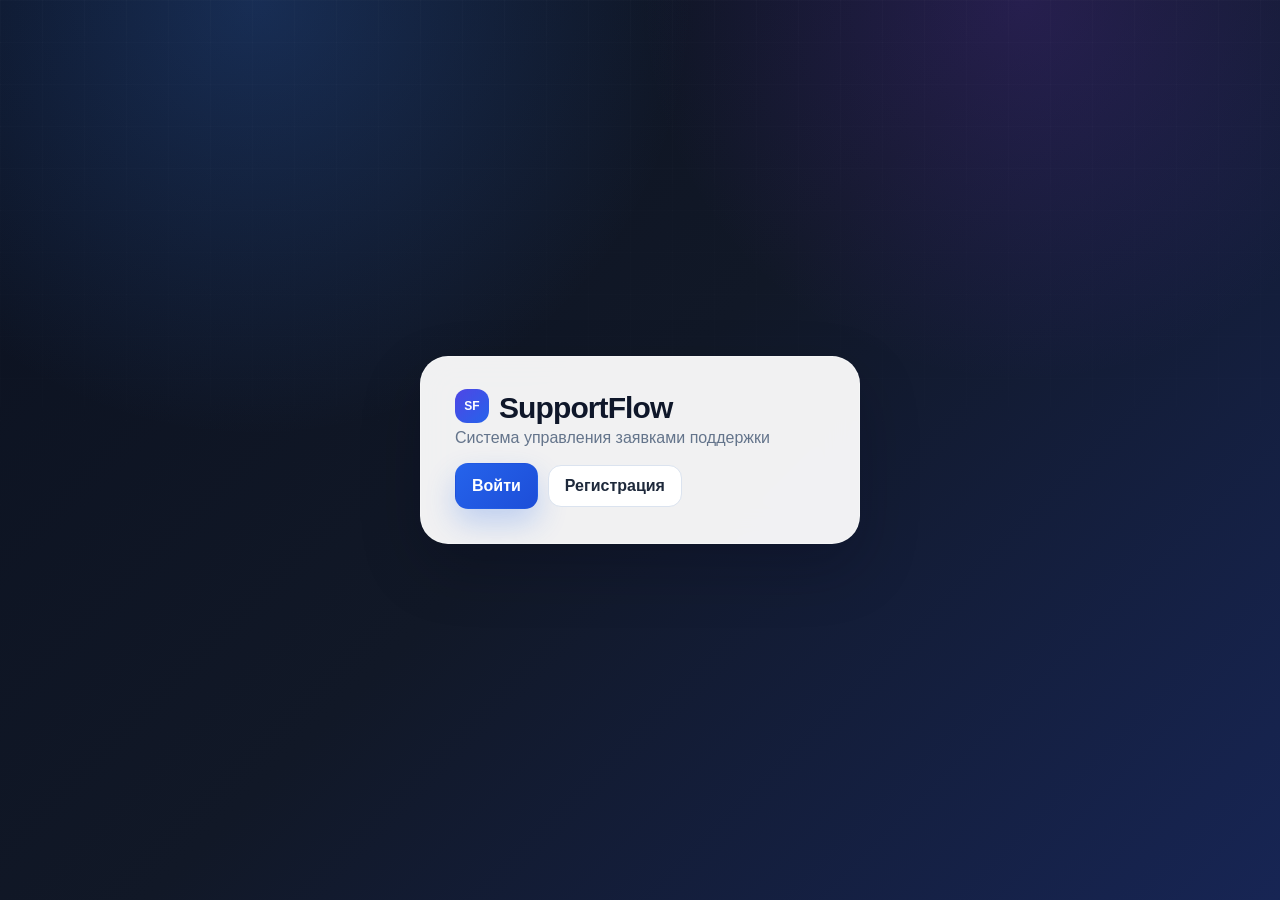
<file: src/main/resources/static/frontend/index.html>
<!doctype html>
<html lang="ru">
<head>
    <meta charset="UTF-8">
    <meta name="viewport" content="width=device-width, initial-scale=1.0">
    <title>SupportFlow</title>
    <link rel="icon" href="data:,">
    <link rel="stylesheet" href="css/styles.css">
</head>
<body>
<main class="auth-layout">
    <section class="auth-card">
        <h1>SupportFlow</h1>
        <p class="muted">Система управления заявками поддержки</p>
        <div class="actions-row">
            <a class="button primary" href="login.html">Войти</a>
            <a class="button secondary" href="register.html">Регистрация</a>
        </div>
    </section>
</main>

<script>
    const token = localStorage.getItem('supportflow.token');
    if (token) {
        window.location.href = 'dashboard.html';
    }
</script>
</body>
</html>
</file>
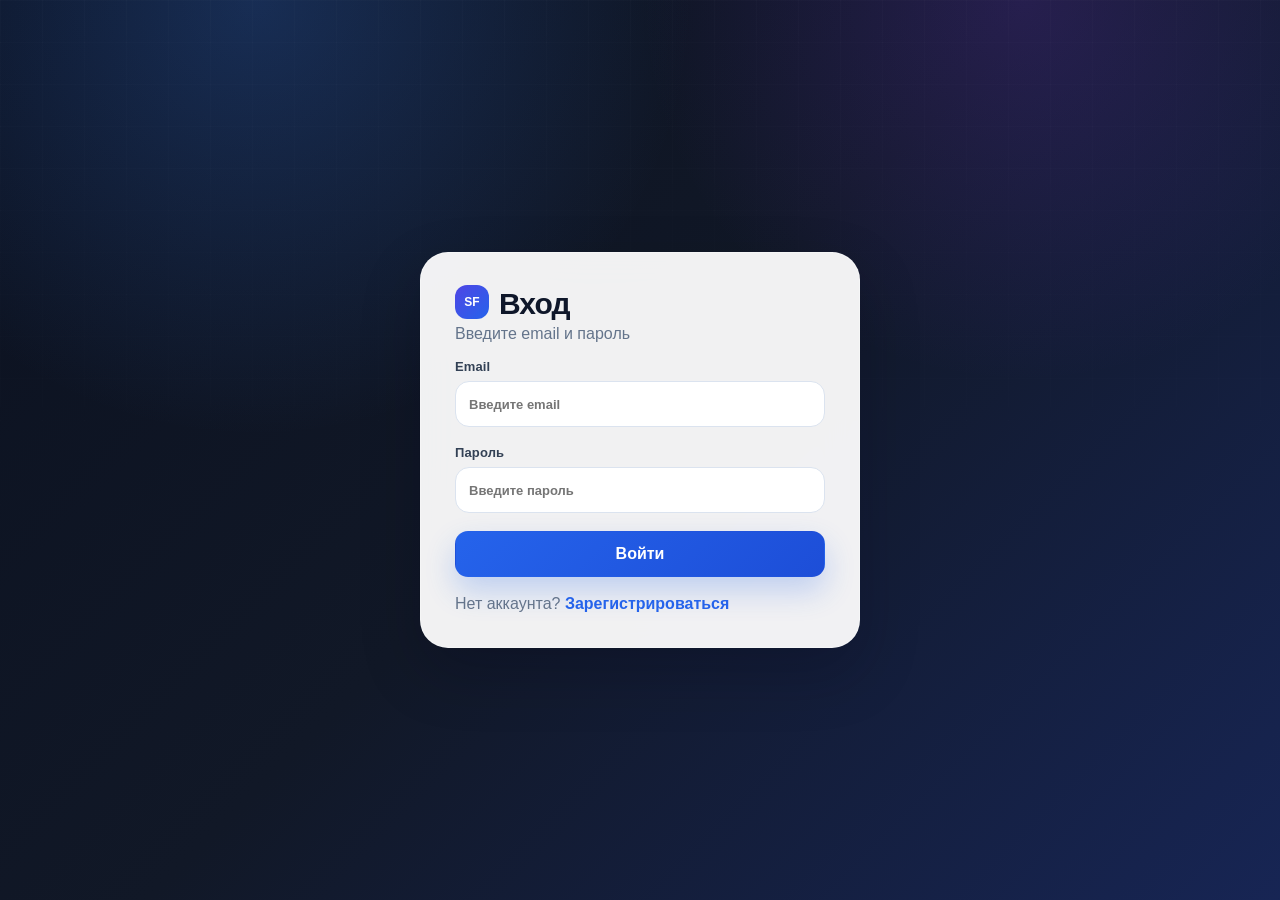
<file: src/main/resources/static/frontend/dashboard.html>
<!doctype html>
<html lang="ru">
<head>
    <meta charset="UTF-8">
    <meta name="viewport" content="width=device-width, initial-scale=1.0">
    <title>Dashboard | SupportFlow</title>
    <link rel="icon" href="data:,">
    <link rel="stylesheet" href="css/styles.css">
</head>
<body>
<header class="topbar">
    <div>
        <h1>SupportFlow</h1>
        <p id="currentUser" class="muted"></p>
    </div>
    <button id="logoutButton" class="button secondary" type="button">Выйти</button>
</header>

<main class="page">
    <section id="message" class="message hidden" aria-live="polite"></section>

    <section id="statisticsSection" class="panel">
        <div class="panel-header">
            <div>
                <h2>Статистика</h2>
                <p id="statisticsSubtitle" class="muted"></p>
            </div>
            <button id="reloadStatisticsButton" class="button secondary" type="button">Обновить</button>
        </div>

        <div id="statisticsContainer" class="stats-grid"></div>
    </section>

    <section id="createTicketSection" class="panel hidden">
        <div class="panel-header">
            <h2>Создать тикет</h2>
        </div>

        <form id="createTicketForm" class="grid-form">
            <label>
                Заголовок
                <input id="ticketTitle" type="text" minlength="5" maxlength="150" required>
            </label>

            <label>
                Приоритет
                <select id="ticketPriority" required>
                    <option value="LOW">LOW</option>
                    <option value="MEDIUM" selected>MEDIUM</option>
                    <option value="HIGH">HIGH</option>
                    <option value="CRITICAL">CRITICAL</option>
                </select>
            </label>

            <label>
                Категория
                <select id="ticketCategory" required>
                    <option value="SOFTWARE">ПО</option>
                    <option value="HARDWARE">Оборудование</option>
                    <option value="NETWORK">Сеть</option>
                    <option value="ACCESS">Доступ</option>
                    <option value="ACCOUNT">Аккаунт</option>
                    <option value="OTHER" selected>Другое</option>
                </select>
            </label>

            <label class="span-2">
                Описание
                <textarea id="ticketDescription" rows="4" minlength="10" maxlength="3000" required></textarea>
            </label>

            <div class="span-2 file-field">
                <span class="field-label">Вложение</span>

                <input id="ticketAttachment" class="file-input-hidden" type="file" accept=".pdf,.png,.jpg,.jpeg,.txt,.log" multiple hidden>

                <label class="file-upload-card" for="ticketAttachment">
                    <span class="file-upload-icon">📎</span>

                    <span class="file-upload-content">
                        <strong>Выбрать файлы</strong>
                        <small>PDF, PNG, JPG, TXT, LOG до 10 MB</small>
                    </span>
                </label>

                <p id="ticketAttachmentText" class="file-upload-hint">Файлы не выбраны</p>
            </div>

            <button class="button primary" type="submit">Создать</button>
        </form>
    </section>

    <section class="panel">
        <div class="panel-header">
            <div>
                <h2 id="ticketsTitle">Тикеты</h2>
                <p id="ticketsSubtitle" class="muted"></p>
            </div>
            <div class="actions-row">
                <button id="reloadTicketsButton" class="button secondary" type="button">Обновить</button>
                <button id="slaBreachedButton" class="button danger hidden" type="button">SLA breached</button>
            </div>
        </div>

        <form id="ticketFilters" class="filters hidden">
            <select id="filterStatus">
                <option value="">Все статусы</option>
                <option value="NEW">NEW</option>
                <option value="OPEN">OPEN</option>
                <option value="IN_PROGRESS">IN_PROGRESS</option>
                <option value="WAITING">WAITING</option>
                <option value="RESOLVED">RESOLVED</option>
                <option value="CLOSED">CLOSED</option>
            </select>

            <select id="filterPriority">
                <option value="">Все приоритеты</option>
                <option value="LOW">LOW</option>
                <option value="MEDIUM">MEDIUM</option>
                <option value="HIGH">HIGH</option>
                <option value="CRITICAL">CRITICAL</option>
            </select>


            <select id="filterCategory">
                <option value="">Все категории</option>
                <option value="SOFTWARE">ПО</option>
                <option value="HARDWARE">Оборудование</option>
                <option value="NETWORK">Сеть</option>
                <option value="ACCESS">Доступ</option>
                <option value="ACCOUNT">Аккаунт</option>
                <option value="OTHER">Другое</option>
            </select>

            <input id="filterCreatedById" type="number" min="1" placeholder="createdById">
            <input id="filterAssignedToId" type="number" min="1" placeholder="assignedToId">

            <button class="button secondary" type="submit">Фильтр</button>
            <button id="clearFiltersButton" class="button ghost" type="button">Сбросить</button>
        </form>

        <div id="ticketsContainer" class="cards-list"></div>

        <div class="pagination-row">
            <button id="prevTicketsPageButton" class="button secondary small" type="button">Назад</button>

            <span id="ticketPageInfo">Страница 1 из 1</span>

            <button id="nextTicketsPageButton" class="button secondary small" type="button">Вперёд</button>

            <select id="ticketPageSize" class="inline-select">
                <option value="5">5</option>
                <option value="10" selected>10</option>
                <option value="20">20</option>
            </select>
        </div>
    </section>

    <section id="usersSection" class="panel hidden">
        <div class="panel-header">
            <div>
                <h2>Пользователи</h2>
                <p class="muted">Доступно только ADMIN</p>
            </div>
            <button id="reloadUsersButton" class="button secondary" type="button">Обновить</button>
        </div>
        <div id="usersContainer" class="table-wrap"></div>
    </section>
</main>

<script type="module" src="js/dashboard.js"></script>
</body>
</html>
</file>
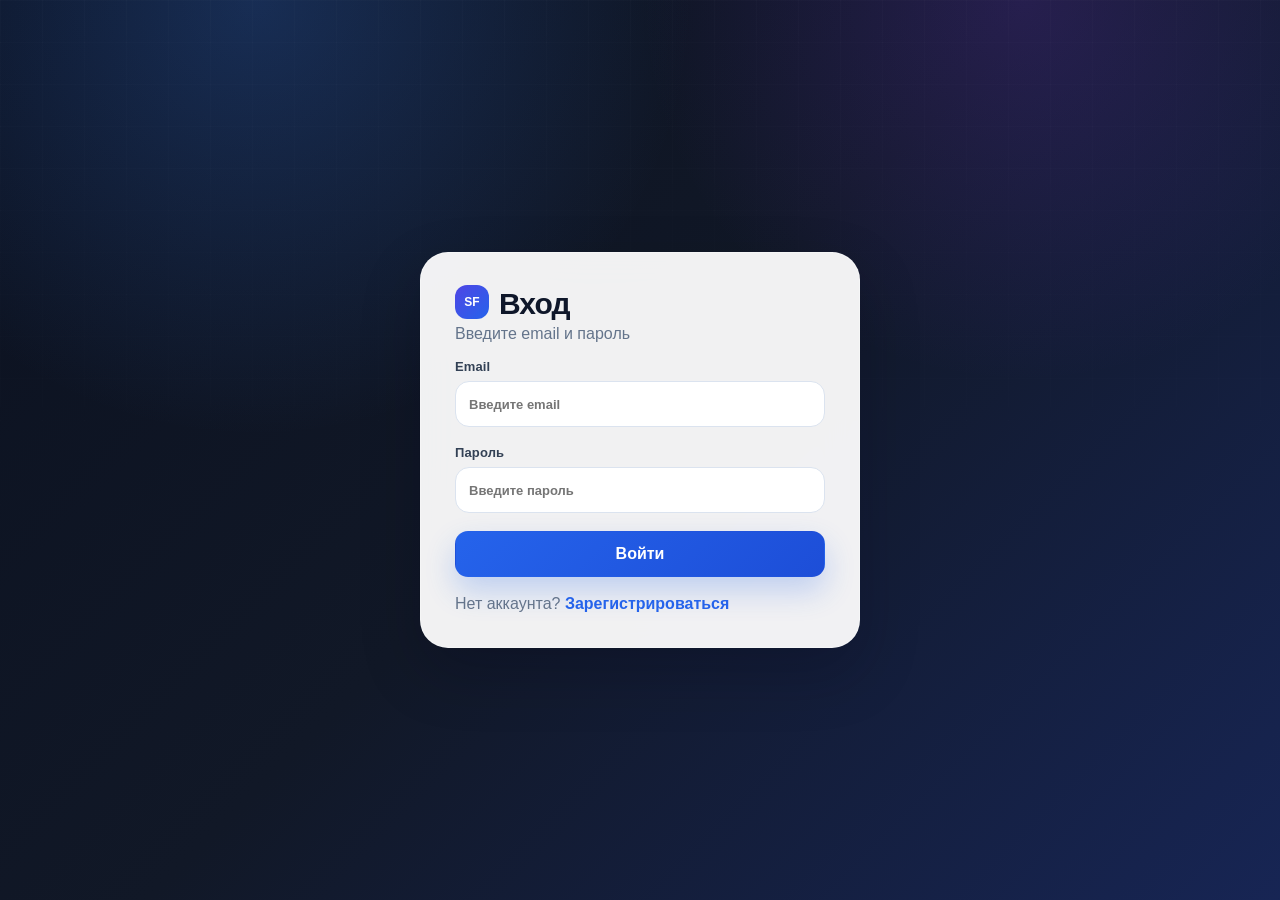
<file: src/main/resources/static/frontend/login.html>
<!doctype html>
<html lang="ru">
<head>
    <meta charset="UTF-8">
    <meta name="viewport" content="width=device-width, initial-scale=1.0">
    <title>Вход | SupportFlow</title>
    <link rel="icon" href="data:,">
    <link rel="stylesheet" href="css/styles.css">
</head>
<body>
<main class="auth-layout">
    <section class="auth-card">
        <h1>Вход</h1>
        <p class="muted">Введите email и пароль</p>

        <form id="loginForm" class="form" novalidate>
            <label>
                Email
                <input id="email" type="email" autocomplete="email" placeholder="Введите email" maxlength="120" required>
            </label>

            <label>
                Пароль
                <input id="password" type="password" autocomplete="current-password" placeholder="Введите пароль" minlength="6" maxlength="72" required>
            </label>

            <button class="button primary full" type="submit">Войти</button>
        </form>

        <p class="form-footer">
            Нет аккаунта? <a href="register.html">Зарегистрироваться</a>
        </p>

        <p id="message" class="message hidden" aria-live="polite"></p>
    </section>
</main>

<script type="module">
    import { initLoginPage } from './js/auth.js';
    initLoginPage();
</script>
</body>
</html>
</file>
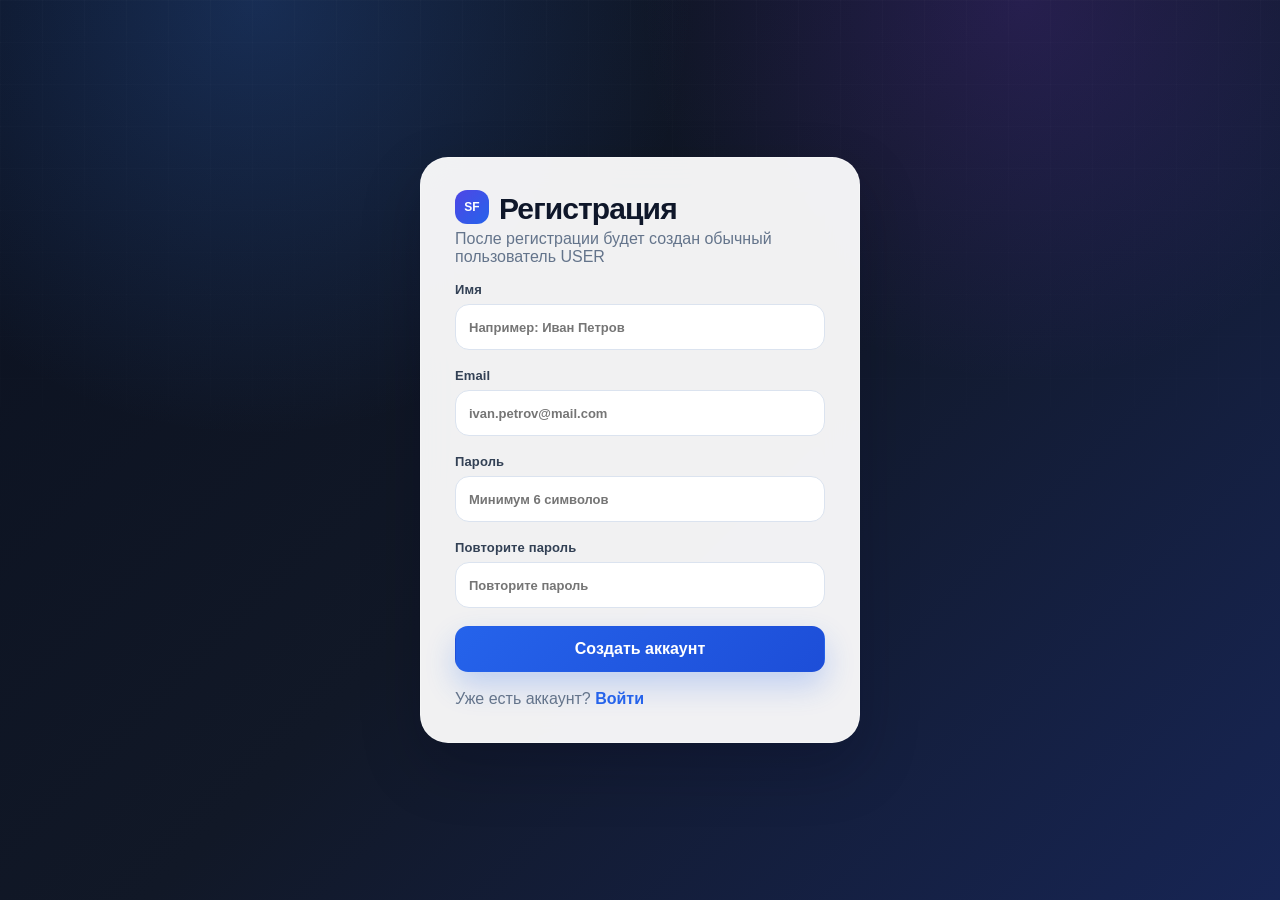
<file: src/main/resources/static/frontend/register.html>
<!doctype html>
<html lang="ru">
<head>
    <meta charset="UTF-8">
    <meta name="viewport" content="width=device-width, initial-scale=1.0">
    <title>Регистрация | SupportFlow</title>
    <link rel="icon" href="data:,">
    <link rel="stylesheet" href="css/styles.css">
</head>
<body>
<main class="auth-layout">
    <section class="auth-card">
        <h1>Регистрация</h1>
        <p class="muted">После регистрации будет создан обычный пользователь USER</p>

        <form id="registerForm" class="form" novalidate>
            <label>
                Имя
                <input id="name" type="text" autocomplete="name" placeholder="Например: Иван Петров" minlength="2" required>
            </label>

            <label>
                Email
                <input id="email" type="email" autocomplete="email" placeholder="ivan.petrov@mail.com" required>
            </label>

            <label>
                Пароль
                <input id="password" type="password" autocomplete="new-password" placeholder="Минимум 6 символов" minlength="6" required>
            </label>

            <label>
                Повторите пароль
                <input id="confirmPassword" type="password" autocomplete="new-password" placeholder="Повторите пароль" minlength="6" maxlength="72" required>
            </label>

            <button class="button primary full" type="submit">Создать аккаунт</button>
        </form>

        <p class="form-footer">
            Уже есть аккаунт? <a href="login.html">Войти</a>
        </p>

        <p id="message" class="message hidden" aria-live="polite"></p>
    </section>
</main>

<script type="module">
    import { initRegisterPage } from './js/auth.js';
    initRegisterPage();
</script>
</body>
</html>
</file>
<file: src/main/resources/static/frontend/css/styles.css>
:root {
    --bg: #0b1120;
    --bg-soft: #111827;
    --panel: #f8fafc;
    --panel-solid: #ffffff;

    --text: #0f172a;
    --muted: #64748b;
    --border: #e2e8f0;

    --primary: #2563eb;
    --primary-hover: #1d4ed8;
    --primary-soft: #eff6ff;

    --danger: #dc2626;
    --danger-hover: #b91c1c;
    --danger-soft: #fee2e2;

    --success: #16a34a;
    --success-soft: #dcfce7;

    --warning: #f59e0b;
    --warning-soft: #fef3c7;

    --purple: #7c3aed;
    --purple-soft: #ede9fe;

    --shadow: 0 24px 60px rgba(2, 6, 23, 0.22);
    --shadow-soft: 0 12px 28px rgba(15, 23, 42, 0.08);

    --radius-lg: 22px;
    --radius-md: 16px;
    --radius-sm: 12px;
}

* {
    box-sizing: border-box;
}

html {
    min-height: 100%;
}

body {
    margin: 0;
    min-height: 100dvh;
    font-family: Inter, Arial, Helvetica, sans-serif;
    color: var(--text);
    background:
            radial-gradient(circle at 20% 0%, rgba(59, 130, 246, 0.24), transparent 32%),
            radial-gradient(circle at 80% 0%, rgba(124, 58, 237, 0.2), transparent 28%),
            linear-gradient(135deg, #0b1120 0%, #111827 48%, #172554 100%);
    background-attachment: fixed;
}

body::before {
    content: "";
    position: fixed;
    inset: 0;
    pointer-events: none;
    opacity: 0.42;
    background-image:
            linear-gradient(rgba(255, 255, 255, 0.04) 1px, transparent 1px),
            linear-gradient(90deg, rgba(255, 255, 255, 0.04) 1px, transparent 1px);
    background-size: 42px 42px;
    mask-image: linear-gradient(to bottom, black, transparent 82%);
}

a {
    color: var(--primary);
    text-decoration: none;
    font-weight: 700;
}

a:hover {
    text-decoration: underline;
}

h1,
h2,
h3,
p {
    margin-top: 0;
}

h1,
h2,
h3 {
    letter-spacing: -0.03em;
}

h1 {
    font-size: 30px;
    margin-bottom: 4px;
}

h2 {
    font-size: 22px;
    margin-bottom: 4px;
}

h3 {
    font-size: 18px;
}

.hidden {
    display: none !important;
}

.muted {
    color: var(--muted);
}

.auth-layout {
    min-height: 100dvh;
    display: grid;
    place-items: center;
    padding: 24px;
}

.auth-card {
    width: min(440px, 100%);
    padding: 34px;
    border: 1px solid rgba(255, 255, 255, 0.32);
    border-radius: 28px;
    background: rgba(255, 255, 255, 0.94);
    box-shadow: var(--shadow);
    backdrop-filter: blur(18px);
}

.auth-card h1 {
    position: relative;
    padding-left: 44px;
}

.auth-card h1::before {
    content: "SF";
    position: absolute;
    left: 0;
    top: -2px;
    display: grid;
    place-items: center;
    width: 34px;
    height: 34px;
    border-radius: 12px;
    color: #fff;
    background: linear-gradient(135deg, #4f46e5, #2563eb);
    font-size: 12px;
    letter-spacing: 0;
}

.topbar {
    position: sticky;
    top: 0;
    z-index: 20;
    min-height: 82px;
    display: flex;
    justify-content: space-between;
    align-items: center;
    gap: 16px;
    padding: 18px 36px;
    color: #fff;
    background: rgba(8, 13, 28, 0.92);
    border-bottom: 1px solid rgba(148, 163, 184, 0.18);
    backdrop-filter: blur(18px);
}

.topbar h1 {
    display: flex;
    align-items: center;
    gap: 12px;
    margin-bottom: 2px;
    font-size: 26px;
}

.topbar h1::before {
    content: "SF";
    display: grid;
    place-items: center;
    width: 36px;
    height: 36px;
    border-radius: 12px;
    color: #fff;
    background: linear-gradient(135deg, #4f46e5, #2563eb);
    font-size: 13px;
    letter-spacing: 0;
    box-shadow: 0 12px 28px rgba(37, 99, 235, 0.35);
}

.topbar .muted {
    color: #cbd5e1;
    font-size: 14px;
}

.page {
    position: relative;
    z-index: 1;
    width: min(1120px, calc(100% - 40px));
    margin: 26px auto 64px;
    display: grid;
    gap: 22px;
}

.panel {
    padding: 24px;
    border-radius: var(--radius-lg);
    background: var(--panel);
    border: 1px solid rgba(226, 232, 240, 0.9);
    box-shadow: var(--shadow);
}

.panel-header {
    display: flex;
    justify-content: space-between;
    gap: 16px;
    align-items: flex-start;
    margin-bottom: 22px;
}

.panel-header h2 {
    font-size: 21px;
    color: #0f172a;
}

.panel-header .muted {
    color: #64748b;
}

/* ---------- Forms ---------- */

.form,
.grid-form {
    display: grid;
    gap: 18px;
}

.grid-form {
    grid-template-columns: repeat(2, minmax(0, 1fr));
}

.span-2 {
    grid-column: span 2;
}

label,
.field-label {
    display: grid;
    gap: 7px;
    color: #334155;
    font-size: 13px;
    font-weight: 900;
    letter-spacing: 0.01em;
}

input,
select,
textarea {
    width: 100%;
    min-height: 46px;
    padding: 11px 13px;
    border: 1px solid #dbe3ef;
    border-radius: 14px;
    font: inherit;
    color: #0f172a;
    background: #ffffff;
    outline: none;
    transition: border-color 0.16s ease, box-shadow 0.16s ease, background 0.16s ease;
}

textarea {
    min-height: 96px;
    resize: vertical;
}

input:hover,
select:hover,
textarea:hover {
    border-color: #bfdbfe;
}

input:focus,
select:focus,
textarea:focus {
    border-color: #2563eb;
    box-shadow: 0 0 0 4px rgba(37, 99, 235, 0.12);
    background: #ffffff;
}

.inline-select {
    width: auto;
    min-width: 150px;
    min-height: 34px;
    padding: 7px 10px;
    border-radius: 10px;
}

.form-footer {
    margin: 18px 0 0;
    color: var(--muted);
}

.button {
    display: inline-flex;
    align-items: center;
    justify-content: center;
    gap: 8px;
    min-height: 42px;
    padding: 10px 16px;
    border: 1px solid transparent;
    border-radius: 13px;
    font: inherit;
    font-weight: 800;
    cursor: pointer;
    text-decoration: none;
    transition: transform 0.14s ease, box-shadow 0.14s ease, background 0.14s ease, border-color 0.14s ease;
}

.button:hover {
    text-decoration: none;
    transform: translateY(-1px);
}

.button:active {
    transform: translateY(0);
}

.button.primary {
    min-height: 46px;
    color: #ffffff;
    background: linear-gradient(135deg, #2563eb, #1d4ed8);
    box-shadow: 0 14px 30px rgba(37, 99, 235, 0.24);
}

.button.primary:hover {
    background: linear-gradient(135deg, #1d4ed8, #1e40af);
    box-shadow: 0 18px 38px rgba(37, 99, 235, 0.28);
}

.button.secondary {
    color: #1e293b;
    background: #ffffff;
    border-color: #dbe3ef;
}

.button.secondary:hover {
    border-color: rgba(37, 99, 235, 0.42);
    box-shadow: 0 10px 24px rgba(15, 23, 42, 0.08);
}

.button.danger {
    color: #ffffff;
    background: linear-gradient(135deg, #dc2626, #b91c1c);
    box-shadow: 0 12px 24px rgba(220, 38, 38, 0.2);
}

.button.danger:hover {
    background: linear-gradient(135deg, #b91c1c, #991b1b);
}

.button.ghost {
    color: #64748b;
    background: transparent;
    border-color: transparent;
}

.button.ghost:hover {
    background: rgba(100, 116, 139, 0.08);
}

.button.small {
    min-height: 34px;
    padding: 7px 11px;
    border-radius: 10px;
    font-size: 13px;
}

.button.full {
    width: 100%;
}

.actions-row {
    display: flex;
    align-items: center;
    gap: 10px;
    flex-wrap: wrap;
}

#createTicketForm .button.primary {
    width: min(260px, 100%);
}


.message {
    margin: 0;
    padding: 13px 15px;
    border-radius: 14px;
    background: #fffbeb;
    border: 1px solid #fde68a;
    box-shadow: var(--shadow-soft);
}

.message.hidden {
    display: none !important;
}

.message.error {
    display: block;
    color: #991b1b;
    background: #fee2e2;
    border: 1px solid #fecaca;
}

.message.success {
    display: block;
    color: #166534;
    background: #dcfce7;
    border: 1px solid #bbf7d0;
}

.input-error {
    border-color: #ef4444 !important;
    box-shadow: 0 0 0 3px rgba(239, 68, 68, 0.18) !important;
}


.stats-grid {
    display: grid;
    grid-template-columns: repeat(auto-fit, minmax(150px, 1fr));
    gap: 14px;
}

.stat-card {
    position: relative;
    overflow: hidden;
    min-height: 78px;
    padding: 16px;
    border-radius: 16px;
    background: #ffffff;
    border: 1px solid #e2e8f0;
    box-shadow: 0 10px 24px rgba(15, 23, 42, 0.06);
}

.stat-card::after {
    content: "";
    position: absolute;
    right: -28px;
    top: -28px;
    width: 82px;
    height: 82px;
    border-radius: 50%;
    background: rgba(37, 99, 235, 0.08);
}

.stat-label {
    display: block;
    color: #64748b;
    font-size: 12px;
    font-weight: 800;
    margin-bottom: 8px;
}

.stat-value {
    position: relative;
    z-index: 1;
    font-size: 25px;
    letter-spacing: -0.04em;
}


.filters {
    display: grid;
    grid-template-columns: repeat(5, minmax(0, 1fr)) auto auto;
    gap: 10px;
    margin-bottom: 18px;
    padding: 14px;
    border-radius: 18px;
    background: #f8fafc;
    border: 1px solid #e5e7eb;
}


.file-field {
    display: grid;
    gap: 10px;
}

input[type="file"].file-input-hidden {
    display: none !important;
}

.file-upload-card {
    display: flex !important;
    align-items: center;
    gap: 16px;
    min-height: 82px;
    padding: 17px 18px;
    border: 1.5px dashed #93c5fd;
    border-radius: 20px;
    background: linear-gradient(135deg, #eff6ff 0%, #ffffff 72%);
    cursor: pointer;
    box-shadow: 0 12px 28px rgba(37, 99, 235, 0.08);
    transition: transform 0.16s ease, border-color 0.16s ease, box-shadow 0.16s ease, background 0.16s ease;
}

.file-upload-card:hover {
    transform: translateY(-1px);
    border-color: #2563eb;
    background: linear-gradient(135deg, #dbeafe 0%, #ffffff 74%);
    box-shadow: 0 16px 34px rgba(37, 99, 235, 0.16);
}

.file-upload-icon {
    display: grid;
    place-items: center;
    flex: 0 0 48px;
    width: 48px;
    height: 48px;
    border-radius: 16px;
    background: linear-gradient(135deg, #2563eb, #4f46e5);
    color: #ffffff;
    font-size: 22px;
    box-shadow: 0 12px 24px rgba(37, 99, 235, 0.26);
}

.file-upload-content {
    display: grid;
    gap: 4px;
}

.file-upload-content strong {
    color: #0f172a;
    font-size: 15px;
    font-weight: 900;
}

.file-upload-content small {
    color: #64748b;
    font-size: 13px;
    font-weight: 650;
}

.file-upload-hint {
    width: fit-content;
    margin: 0;
    padding: 8px 12px;
    border-radius: 999px;
    background: #eff6ff;
    color: #1d4ed8;
    border: 1px solid #bfdbfe;
    font-size: 13px;
    font-weight: 800;
}


.cards-list {
    display: grid;
    gap: 16px;
}

.ticket-card {
    position: relative;
    overflow: hidden;
    padding: 18px;
    border: 1px solid #e2e8f0;
    border-radius: 20px;
    background: #ffffff;
    box-shadow: 0 14px 36px rgba(15, 23, 42, 0.1);
    transition: transform 0.16s ease, box-shadow 0.16s ease, border-color 0.16s ease;
}

.ticket-card:hover {
    transform: translateY(-2px);
    border-color: rgba(37, 99, 235, 0.35);
    box-shadow: 0 20px 46px rgba(15, 23, 42, 0.14);
}

.ticket-card::before {
    content: "";
    position: absolute;
    inset: 0 auto 0 0;
    width: 5px;
    background: linear-gradient(180deg, #2563eb, #7c3aed);
}

.ticket-card.sla-breached {
    border-color: #fb923c;
    background: linear-gradient(180deg, #fff7ed 0%, #ffffff 100%);
}

.ticket-card.sla-breached::before {
    background: linear-gradient(180deg, #f97316, #dc2626);
}

.ticket-header {
    display: flex;
    justify-content: space-between;
    gap: 16px;
    align-items: flex-start;
}

.ticket-title {
    margin-bottom: 8px;
    padding-left: 2px;
}

.ticket-description {
    margin-bottom: 0;
    white-space: pre-wrap;
    color: #334155;
    line-height: 1.5;
}

.meta-grid {
    display: grid;
    grid-template-columns: repeat(4, minmax(0, 1fr));
    gap: 10px;
    margin: 16px 0;
}

.meta-item {
    padding: 12px;
    border-radius: 15px;
    background: #f8fafc;
    border: 1px solid #e5e7eb;
    font-size: 13px;
    overflow-wrap: anywhere;
}

.meta-label {
    display: block;
    margin-bottom: 5px;
    color: #64748b;
    font-size: 12px;
    font-weight: 800;
    text-transform: uppercase;
    letter-spacing: 0.04em;
}

.ticket-actions {
    display: flex;
    align-items: center;
    gap: 8px;
    flex-wrap: wrap;
    margin-top: 12px;
}


.badge {
    display: inline-flex;
    align-items: center;
    gap: 6px;
    min-height: 26px;
    padding: 5px 10px;
    border-radius: 999px;
    font-size: 12px;
    font-weight: 900;
    letter-spacing: 0.01em;
    background: #eef2ff;
    color: #3730a3;
    border: 1px solid rgba(99, 102, 241, 0.14);
}

.badge::before {
    content: "";
    width: 7px;
    height: 7px;
    border-radius: 999px;
    background: currentColor;
}

.badge.danger {
    background: #fee2e2;
    color: #991b1b;
    border-color: #fecaca;
}

.status-new {
    background: #e0f2fe;
    color: #075985;
    border-color: #bae6fd;
}

.status-open {
    background: #dbeafe;
    color: #1d4ed8;
    border-color: #bfdbfe;
}

.status-in_progress {
    background: #fef3c7;
    color: #92400e;
    border-color: #fde68a;
}

.status-resolved {
    background: #dcfce7;
    color: #166534;
    border-color: #bbf7d0;
}

.status-closed {
    background: #e5e7eb;
    color: #374151;
    border-color: #d1d5db;
}

.priority-low {
    background: #f1f5f9;
    color: #475569;
    border-color: #e2e8f0;
}

.priority-medium {
    background: #eef2ff;
    color: #3730a3;
    border-color: #c7d2fe;
}

.priority-high {
    background: #ffedd5;
    color: #9a3412;
    border-color: #fed7aa;
}

.priority-critical {
    background: #fee2e2;
    color: #991b1b;
    border-color: #fecaca;
}

.category-badge {
    background: #f5f3ff;
    color: #6d28d9;
    border-color: #ddd6fe;
}

.comments-box {
    margin-top: 16px;
    padding: 16px;
    border: 1px solid #e2e8f0;
    border-radius: 18px;
    background: #f8fafc;
}

.comment-list,
.attachment-list,
.timeline-list {
    display: grid;
    gap: 12px;
}

.comment-list,
.attachment-list {
    margin-bottom: 12px;
}

.comment-item,
.attachment-item {
    padding: 12px;
    border-radius: 15px;
    background: #ffffff;
    border: 1px solid #e5e7eb;
    box-shadow: 0 8px 20px rgba(15, 23, 42, 0.04);
}

.comment-meta {
    margin-bottom: 6px;
    color: #64748b;
    font-size: 12px;
    font-weight: 700;
}

.comment-form,
.attachment-form {
    display: grid;
    gap: 10px;
}

.attachment-item {
    display: flex;
    align-items: center;
    justify-content: space-between;
    gap: 12px;
}

.attachment-form {
    display: flex;
    align-items: center;
    flex-wrap: wrap;
}

.timeline-title {
    margin-bottom: 14px;
}

.timeline-item {
    display: grid;
    grid-template-columns: 22px 1fr;
    gap: 12px;
    position: relative;
}

.timeline-item:not(:last-child)::before {
    content: "";
    position: absolute;
    left: 10px;
    top: 25px;
    bottom: -14px;
    width: 2px;
    background: #dbeafe;
}

.timeline-marker {
    position: relative;
    z-index: 1;
    width: 16px;
    height: 16px;
    margin-top: 4px;
    border-radius: 999px;
    background: linear-gradient(135deg, #2563eb, #7c3aed);
    border: 3px solid #ffffff;
    box-shadow: 0 0 0 3px #dbeafe;
}

.timeline-content {
    padding: 13px;
    border: 1px solid #e5e7eb;
    border-radius: 16px;
    background: #ffffff;
    box-shadow: 0 8px 20px rgba(15, 23, 42, 0.04);
}

.timeline-meta {
    display: flex;
    justify-content: space-between;
    gap: 12px;
    margin-bottom: 7px;
    color: #64748b;
    font-size: 13px;
}

.timeline-message {
    margin-bottom: 9px;
    font-weight: 800;
}

.timeline-details {
    display: flex;
    flex-wrap: wrap;
    gap: 8px;
    color: #64748b;
    font-size: 12px;
}

.timeline-details span {
    padding: 5px 9px;
    border-radius: 999px;
    background: #f8fafc;
    border: 1px solid #e2e8f0;
}

.table-wrap {
    overflow-x: auto;
    border-radius: 18px;
    border: 1px solid #e5e7eb;
    background: #ffffff;
}

table {
    width: 100%;
    border-collapse: collapse;
}

th,
td {
    padding: 13px 12px;
    border-bottom: 1px solid #e5e7eb;
    text-align: left;
    vertical-align: middle;
}

th {
    color: #64748b;
    font-size: 12px;
    text-transform: uppercase;
    letter-spacing: 0.05em;
    background: #f8fafc;
}

tr:hover td {
    background: #f8fafc;
}


.pagination-row {
    display: flex;
    align-items: center;
    justify-content: flex-end;
    gap: 10px;
    flex-wrap: wrap;
    margin-top: 18px;
    color: #64748b;
    font-weight: 700;
}

@media (max-width: 1000px) {
    .filters,
    .meta-grid {
        grid-template-columns: repeat(2, minmax(0, 1fr));
    }

    .ticket-header {
        flex-direction: column;
    }
}

@media (max-width: 900px) {
    .topbar {
        gap: 12px;
    }

    .topbar h1 {
        font-size: 22px;
    }

    .page {
        width: calc(100% - 24px);
    }

    .panel-header {
        align-items: stretch;
    }

    .filters {
        grid-template-columns: repeat(2, minmax(0, 1fr));
    }

    .meta-grid {
        grid-template-columns: repeat(2, minmax(0, 1fr));
    }

    .stats-grid {
        grid-template-columns: repeat(2, minmax(0, 1fr));
    }
}

@media (max-width: 720px) {
    .topbar {
        position: static;
        flex-direction: column;
        align-items: flex-start;
        padding: 18px;
    }

    .page {
        width: min(100% - 20px, 1120px);
        margin-top: 14px;
    }

    .panel {
        padding: 18px;
        border-radius: 20px;
    }

    .panel-header,
    .ticket-header {
        flex-direction: column;
    }

    .grid-form,
    .filters,
    .meta-grid {
        grid-template-columns: 1fr;
    }

    .span-2 {
        grid-column: auto;
    }

    .ticket-actions,
    .actions-row,
    .attachment-item,
    .pagination-row {
        align-items: stretch;
        flex-direction: column;
    }

    .button,
    .inline-select {
        width: 100%;
    }

    .timeline-meta {
        flex-direction: column;
        gap: 4px;
    }

    .file-upload-card {
        align-items: flex-start;
    }
}

@media (max-width: 560px) {
    body {
        background-attachment: scroll;
    }

    .auth-layout {
        min-height: 100dvh;
        padding: 16px;
        display: grid;
        place-items: center;
    }

    .auth-card {
        width: 100%;
        max-width: 420px;
        padding: 24px 20px;
        border-radius: 24px;
    }

    .auth-card h1 {
        font-size: 26px;
    }

    .topbar {
        min-height: auto;
        padding: 16px;
    }

    .topbar h1 {
        font-size: 20px;
    }

    .topbar .muted {
        font-size: 13px;
        overflow-wrap: anywhere;
    }

    .page {
        width: calc(100% - 16px);
        margin: 10px auto 32px;
        gap: 14px;
    }

    .panel {
        padding: 16px;
        border-radius: 18px;
    }

    .panel-header {
        gap: 12px;
        margin-bottom: 16px;
    }

    .panel-header h2 {
        font-size: 19px;
    }

    .grid-form,
    .filters,
    .meta-grid,
    .stats-grid {
        grid-template-columns: 1fr;
    }

    .ticket-card {
        padding: 16px;
        border-radius: 18px;
    }

    .ticket-title {
        font-size: 16px;
        overflow-wrap: anywhere;
    }

    .ticket-description {
        font-size: 14px;
        overflow-wrap: anywhere;
    }

    .actions-row,
    .ticket-actions,
    .attachment-item,
    .pagination-row {
        width: 100%;
        align-items: stretch;
        flex-direction: column;
    }

    .button,
    .inline-select,
    .ticket-actions select {
        width: 100%;
    }

    input,
    select,
    textarea {
        font-size: 16px;
    }

    .file-upload-card {
        flex-direction: column;
        align-items: flex-start;
    }

    .file-upload-icon {
        width: 42px;
        height: 42px;
        flex-basis: 42px;
    }

    .comments-box {
        padding: 12px;
    }

    .timeline-item {
        grid-template-columns: 18px 1fr;
        gap: 8px;
    }

    .timeline-content {
        padding: 11px;
    }

    .timeline-meta {
        flex-direction: column;
        gap: 4px;
    }

    table {
        min-width: 680px;
    }
}
</file>
